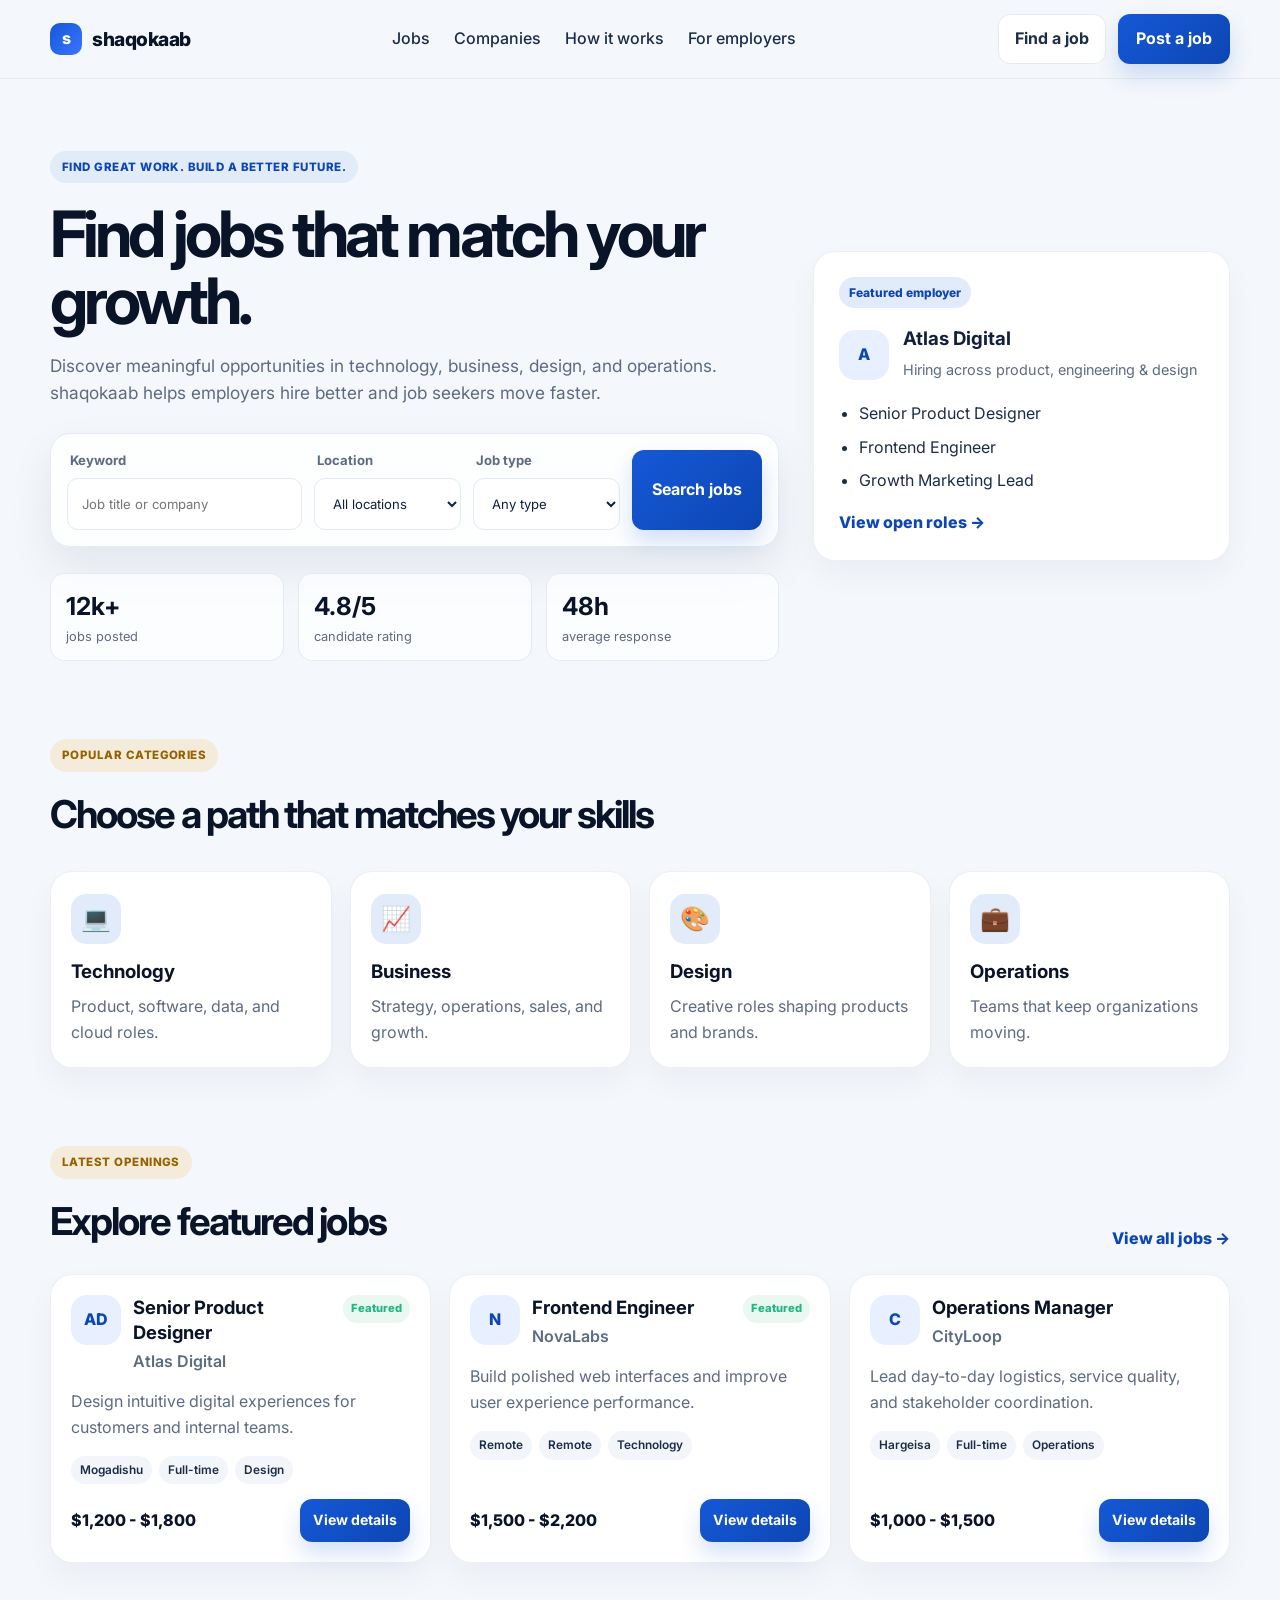
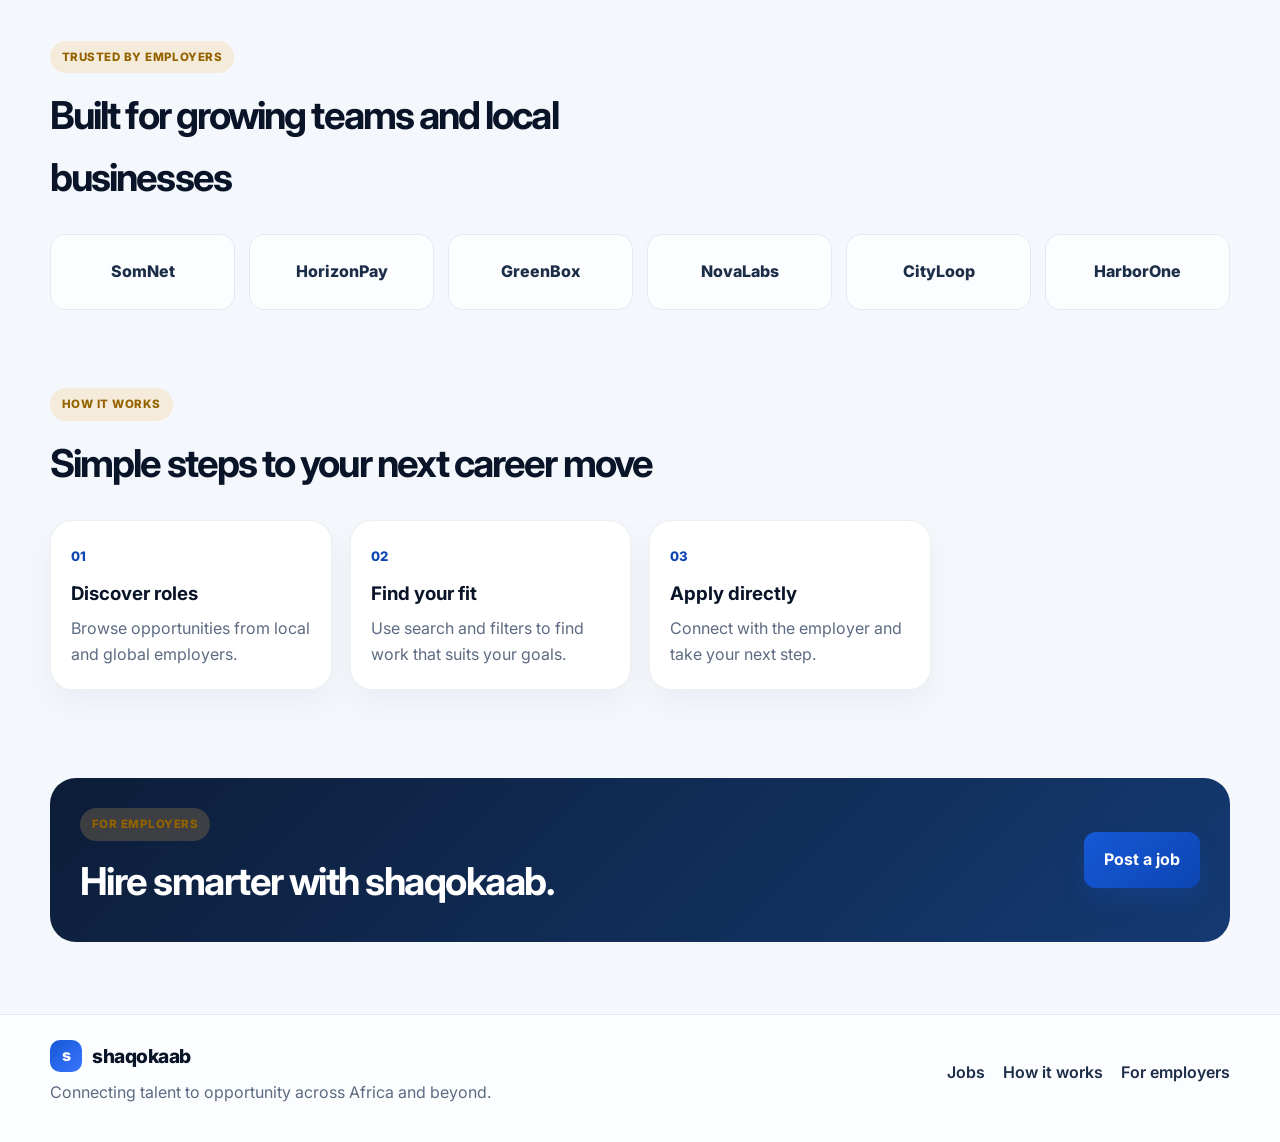
<file: index.html>
<!DOCTYPE html>
<html lang="en">
<head>
  <meta charset="UTF-8" />
  <meta name="viewport" content="width=device-width, initial-scale=1.0" />
  <meta name="description" content="Discover jobs and career opportunities with shaqokaab." />
  <title>shaqokaab | Jobs & Careers</title>
  <link rel="preconnect" href="https://fonts.googleapis.com" />
  <link rel="preconnect" href="https://fonts.gstatic.com" crossorigin />
  <link href="https://fonts.googleapis.com/css2?family=Inter:wght@400;500;600;700;800&display=swap" rel="stylesheet" />
  <link rel="stylesheet" href="styles.css" />
</head>
<body data-page="home">
  <header class="site-header"><div class="container nav-wrap">
    <a href="index.html" class="brand"><span class="brand-mark">s</span><span class="brand-text">shaqokaab</span></a>
    <nav class="main-nav"><a href="jobs.html">Jobs</a><a href="#companies">Companies</a><a href="#features">How it works</a><a href="employer.html">For employers</a></nav>
    <div class="nav-actions"><a href="jobs.html" class="link-btn">Find a job</a><a href="employer.html" class="primary-btn">Post a job</a></div>
  </div></header>
  <main>
    <section class="hero"><div class="container hero-grid">
      <div class="hero-copy"><span class="eyebrow">Find great work. Build a better future.</span><h1>Find jobs that match your growth.</h1>
        <p>Discover meaningful opportunities in technology, business, design, and operations. shaqokaab helps employers hire better and job seekers move faster.</p>
        <form class="search-panel" id="searchForm">
          <label class="input-wrap"><span>Keyword</span><input id="keywordInput" type="search" placeholder="Job title or company" /></label>
          <label class="input-wrap"><span>Location</span><select id="locationFilter"><option value="all">All locations</option><option>Mogadishu</option><option>Hargeisa</option><option>Nairobi</option><option>Remote</option></select></label>
          <label class="input-wrap"><span>Job type</span><select id="typeFilter"><option value="all">Any type</option><option>Full-time</option><option>Contract</option><option>Part-time</option><option>Remote</option></select></label>
          <button class="search-btn" type="submit">Search jobs</button>
        </form>
        <div class="hero-stats"><div><strong>12k+</strong><span>jobs posted</span></div><div><strong>4.8/5</strong><span>candidate rating</span></div><div><strong>48h</strong><span>average response</span></div></div>
      </div>
      <aside class="panel-card feature-card"><span class="mini-tag">Featured employer</span><div class="company-row"><div class="company-badge">A</div><div><h3>Atlas Digital</h3><p>Hiring across product, engineering & design</p></div></div><ul><li>Senior Product Designer</li><li>Frontend Engineer</li><li>Growth Marketing Lead</li></ul><a href="jobs.html" class="text-link">View open roles →</a></aside>
    </div></section>
    <section class="categories" id="features"><div class="container"><div class="section-heading"><span class="eyebrow accent">Popular categories</span><h2>Choose a path that matches your skills</h2></div><div class="category-grid">
      <article class="category-card"><div class="icon">💻</div><h3>Technology</h3><p>Product, software, data, and cloud roles.</p></article><article class="category-card"><div class="icon">📈</div><h3>Business</h3><p>Strategy, operations, sales, and growth.</p></article><article class="category-card"><div class="icon">🎨</div><h3>Design</h3><p>Creative roles shaping products and brands.</p></article><article class="category-card"><div class="icon">💼</div><h3>Operations</h3><p>Teams that keep organizations moving.</p></article>
    </div></div></section>
    <section class="jobs" id="jobs"><div class="container"><div class="jobs-header"><div><span class="eyebrow accent">Latest openings</span><h2>Explore featured jobs</h2></div><a href="jobs.html" class="view-all-link">View all jobs →</a></div><div class="jobs-grid" id="jobList" aria-live="polite"></div></div></section>
    <section class="companies" id="companies"><div class="container"><div class="section-heading narrow"><span class="eyebrow accent">Trusted by employers</span><h2>Built for growing teams and local businesses</h2></div><div class="logo-strip"><span>SomNet</span><span>HorizonPay</span><span>GreenBox</span><span>NovaLabs</span><span>CityLoop</span><span>HarborOne</span></div></div></section>
    <section class="process"><div class="container"><div class="section-heading narrow"><span class="eyebrow accent">How it works</span><h2>Simple steps to your next career move</h2></div><div class="process-grid"><article class="process-card"><span class="step-number">01</span><h3>Discover roles</h3><p>Browse opportunities from local and global employers.</p></article><article class="process-card"><span class="step-number">02</span><h3>Find your fit</h3><p>Use search and filters to find work that suits your goals.</p></article><article class="process-card"><span class="step-number">03</span><h3>Apply directly</h3><p>Connect with the employer and take your next step.</p></article></div></div></section>
    <section class="cta-section"><div class="container cta-card"><div><span class="eyebrow accent">For employers</span><h2>Hire smarter with shaqokaab.</h2></div><a href="employer.html" class="primary-btn large">Post a job</a></div></section>
  </main>
  <footer class="site-footer"><div class="container footer-wrap"><div><a href="index.html" class="brand footer-brand"><span class="brand-mark">s</span><span class="brand-text">shaqokaab</span></a><p>Connecting talent to opportunity across Africa and beyond.</p></div><div class="footer-links"><a href="jobs.html">Jobs</a><a href="#features">How it works</a><a href="employer.html">For employers</a></div></div></footer>
  <script src="script.js"></script>
</body>
</html>
</file>
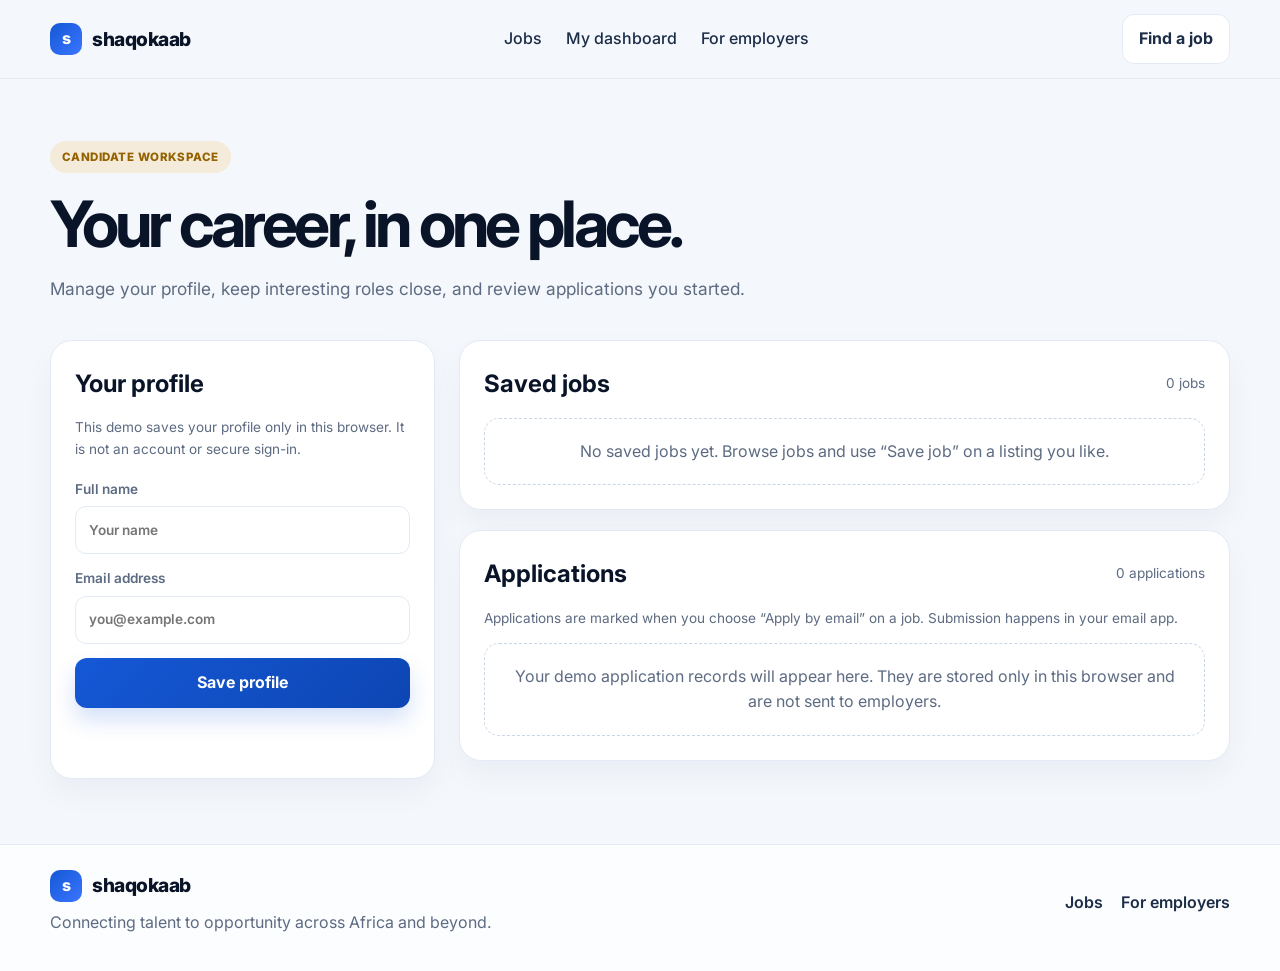
<file: candidate.html>
<!DOCTYPE html>
<html lang="en">
<head>
  <meta charset="UTF-8" />
  <meta name="viewport" content="width=device-width, initial-scale=1.0" />
  <meta name="description" content="Manage your shaqokaab job seeker profile, saved jobs, and application tracker." />
  <title>My career dashboard | shaqokaab</title>
  <link rel="preconnect" href="https://fonts.googleapis.com" />
  <link rel="preconnect" href="https://fonts.gstatic.com" crossorigin />
  <link href="https://fonts.googleapis.com/css2?family=Inter:wght@400;500;600;700;800&display=swap" rel="stylesheet" />
  <link rel="stylesheet" href="styles.css" />
  <style>
    .candidate-layout{display:grid;grid-template-columns:minmax(260px,.75fr) minmax(0,1.5fr);gap:24px;align-items:start}
    .candidate-panel{padding:24px;background:#fff;border:1px solid #e4eaf5;border-radius:22px;box-shadow:0 14px 30px rgba(17,33,61,.045)}
    .candidate-panel h2{margin:0 0 8px;color:#0a1428}.candidate-panel>p{color:#5d6b82}
    .candidate-form{display:grid;gap:14px;margin-top:18px}.candidate-form label{display:grid;gap:6px;color:#5d6b82;font-size:.85rem;font-weight:600}.candidate-form input{min-height:48px;padding:11px 13px;border:1px solid #e4eaf5;border-radius:11px;font:inherit;color:#11213d}
    .candidate-columns{display:grid;gap:20px}.candidate-section-heading{display:flex;justify-content:space-between;align-items:center;gap:12px;margin-bottom:14px}.candidate-section-heading h2{margin:0}.candidate-list{display:grid;gap:12px}.candidate-item{display:flex;justify-content:space-between;align-items:center;gap:16px;padding:16px;border:1px solid #e4eaf5;border-radius:15px}.candidate-item h3{margin:0;color:#0a1428;font-size:1rem}.candidate-item p{margin:4px 0 0;color:#5d6b82;font-size:.88rem}.candidate-item-actions{display:flex;align-items:center;gap:8px;flex-wrap:wrap}.candidate-status{padding:5px 9px;border-radius:99px;background:#eaf8f1;color:#087d58;font-size:.75rem;font-weight:700}.candidate-empty{padding:20px;text-align:center;border:1px dashed #cbd6e5;border-radius:15px;color:#5d6b82}.candidate-note{color:#5d6b82;font-size:.85rem}.candidate-remove{border:1px solid #e4eaf5;background:#fff;color:#1c2d48;border-radius:9px;padding:8px 10px;font-weight:700;cursor:pointer}
    @media(max-width:760px){.candidate-layout{grid-template-columns:1fr}.candidate-item{align-items:flex-start;flex-direction:column}}
  </style>
</head>
<body data-page="candidate">
  <header class="site-header"><div class="container nav-wrap">
    <a href="index.html" class="brand"><span class="brand-mark">s</span><span class="brand-text">shaqokaab</span></a>
    <nav class="main-nav"><a href="jobs.html">Jobs</a><a href="candidate.html">My dashboard</a><a href="employer.html">For employers</a></nav>
    <div class="nav-actions"><a href="jobs.html" class="link-btn">Find a job</a></div>
  </div></header>
  <main class="page-shell">
    <section class="board-hero"><div class="container board-hero-inner"><div><span class="eyebrow accent">Candidate workspace</span><h1>Your career, in one place.</h1><p class="lead">Manage your profile, keep interesting roles close, and review applications you started.</p></div></div></section>
    <section class="container candidate-layout">
      <section class="candidate-panel"><h2>Your profile</h2><p class="candidate-note">This demo saves your profile only in this browser. It is not an account or secure sign-in.</p>
        <form class="candidate-form" id="candidateProfileForm">
          <label>Full name<input name="name" autocomplete="name" required maxlength="100" placeholder="Your name" /></label>
          <label>Email address<input name="email" type="email" autocomplete="email" required maxlength="160" placeholder="you@example.com" /></label>
          <button class="primary-btn" type="submit">Save profile</button>
          <p id="candidateMessage" class="form-message" role="status" aria-live="polite"></p>
        </form>
      </section>
      <div class="candidate-columns">
        <section class="candidate-panel"><div class="candidate-section-heading"><h2>Saved jobs</h2><span id="savedCount" class="candidate-note">0 jobs</span></div><div id="savedJobs" class="candidate-list" aria-live="polite"></div></section>
        <section class="candidate-panel"><div class="candidate-section-heading"><h2>Applications</h2><span id="applicationCount" class="candidate-note">0 applications</span></div><p class="candidate-note">Applications are marked when you choose “Apply by email” on a job. Submission happens in your email app.</p><div id="candidateApplications" class="candidate-list" aria-live="polite"></div></section>
      </div>
    </section>
  </main>
  <footer class="site-footer"><div class="container footer-wrap"><div><a href="index.html" class="brand footer-brand"><span class="brand-mark">s</span><span class="brand-text">shaqokaab</span></a><p>Connecting talent to opportunity across Africa and beyond.</p></div><div class="footer-links"><a href="jobs.html">Jobs</a><a href="employer.html">For employers</a></div></div></footer>
  <script src="script.js"></script>
  <script src="candidate.js"></script>
</body>
</html>
</file>
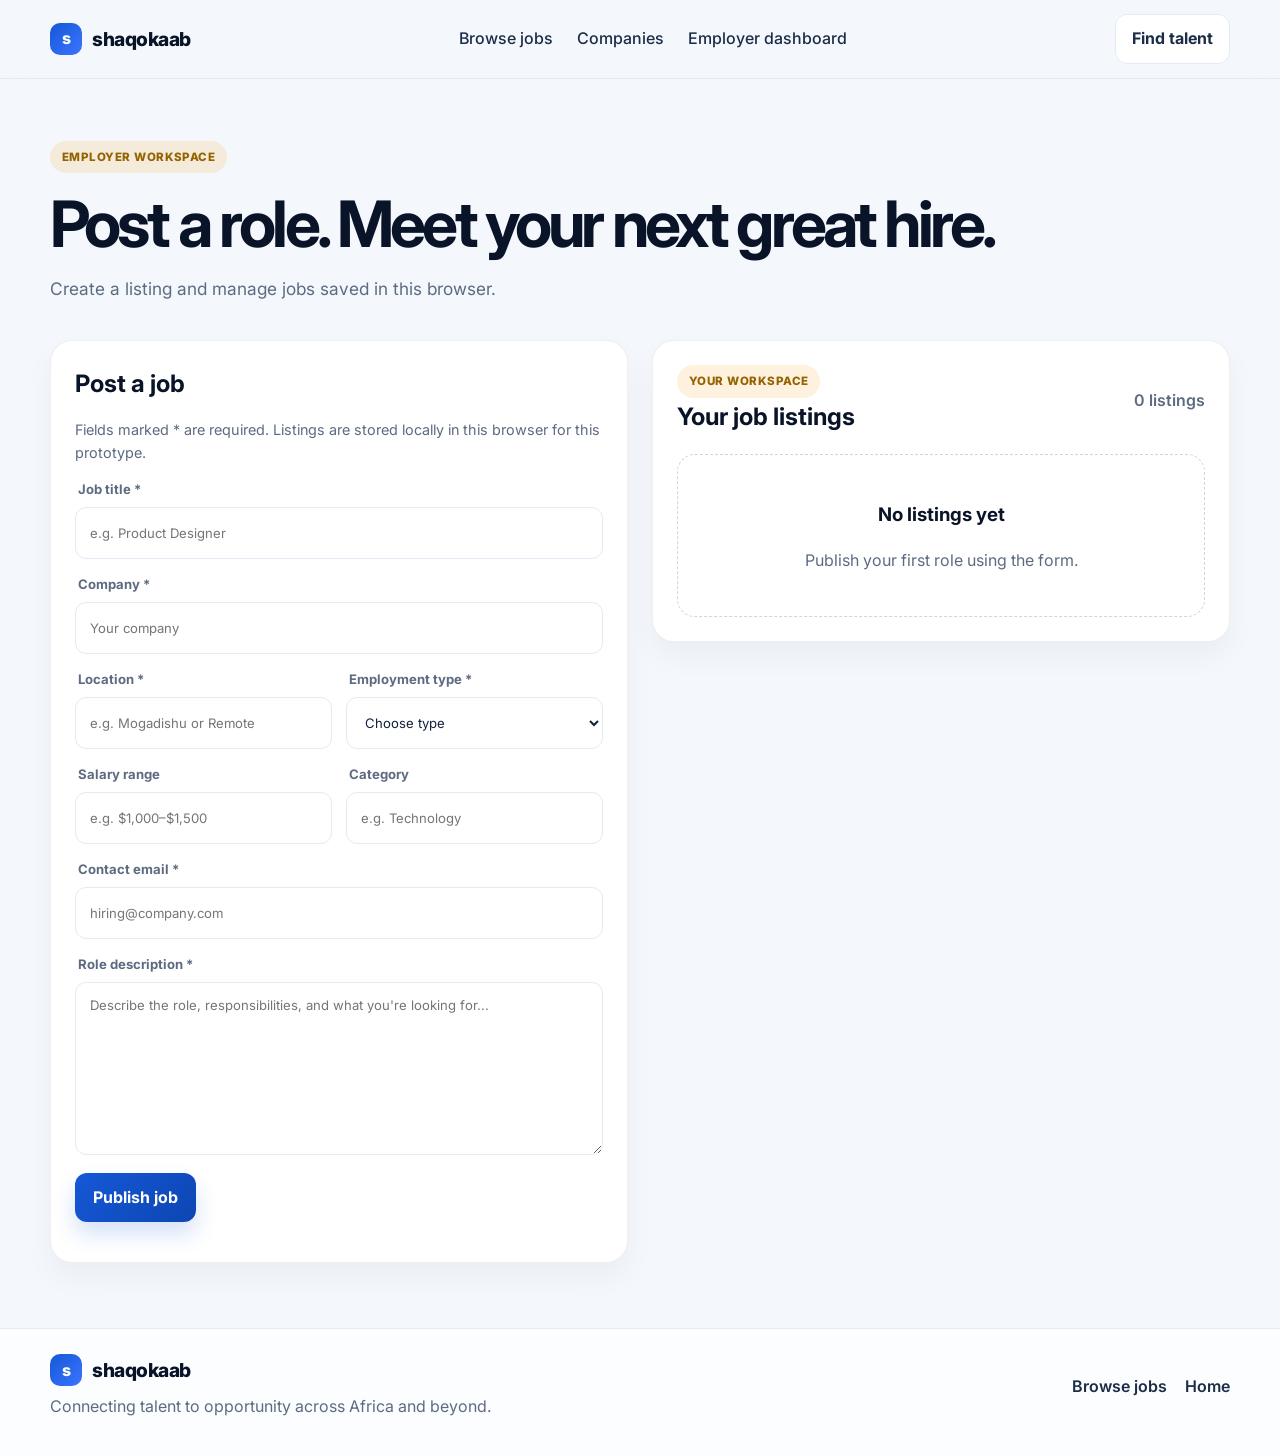
<file: employer.html>
<!DOCTYPE html>
<html lang="en">
<head>
  <meta charset="UTF-8" /><meta name="viewport" content="width=device-width, initial-scale=1.0" />
  <meta name="description" content="Post and manage job listings on shaqokaab." /><title>Employer dashboard | shaqokaab</title>
  <link rel="preconnect" href="https://fonts.googleapis.com" /><link rel="preconnect" href="https://fonts.gstatic.com" crossorigin />
  <link href="https://fonts.googleapis.com/css2?family=Inter:wght@400;500;600;700;800&display=swap" rel="stylesheet" /><link rel="stylesheet" href="styles.css" />
</head>
<body data-page="employer">
  <header class="site-header"><div class="container nav-wrap"><a href="index.html" class="brand"><span class="brand-mark">s</span><span class="brand-text">shaqokaab</span></a><nav class="main-nav"><a href="jobs.html">Browse jobs</a><a href="index.html#companies">Companies</a><a href="employer.html">Employer dashboard</a></nav><div class="nav-actions"><a href="jobs.html" class="link-btn">Find talent</a></div></div></header>
  <main class="page-shell"><section class="board-hero"><div class="container board-hero-inner"><div><span class="eyebrow accent">Employer workspace</span><h1>Post a role. Meet your next great hire.</h1><p class="lead">Create a listing and manage jobs saved in this browser.</p></div></div></section>
    <section class="container employer-layout"><form id="jobForm" class="form-panel"><h2>Post a job</h2><p class="form-note">Fields marked * are required. Listings are stored locally in this browser for this prototype.</p>
      <label class="input-wrap"><span>Job title *</span><input name="title" required maxlength="100" placeholder="e.g. Product Designer" /></label>
      <label class="input-wrap"><span>Company *</span><input name="company" required maxlength="100" placeholder="Your company" /></label>
      <div class="form-grid"><label class="input-wrap"><span>Location *</span><input name="location" required maxlength="80" placeholder="e.g. Mogadishu or Remote" /></label><label class="input-wrap"><span>Employment type *</span><select name="type" required><option value="">Choose type</option><option>Full-time</option><option>Part-time</option><option>Contract</option><option>Remote</option></select></label></div>
      <div class="form-grid"><label class="input-wrap"><span>Salary range</span><input name="salary" maxlength="60" placeholder="e.g. $1,000–$1,500" /></label><label class="input-wrap"><span>Category</span><input name="category" maxlength="60" placeholder="e.g. Technology" /></label></div>
      <label class="input-wrap"><span>Contact email *</span><input name="email" type="email" required maxlength="160" placeholder="hiring@company.com" /></label>
      <label class="input-wrap"><span>Role description *</span><textarea name="description" required maxlength="4000" rows="7" placeholder="Describe the role, responsibilities, and what you're looking for..."></textarea></label>
      <button class="primary-btn form-submit" type="submit">Publish job</button><p id="formMessage" class="form-message" role="status" aria-live="polite"></p>
    </form>
    <section class="dashboard-panel"><div class="results-header"><div><span class="eyebrow accent">Your workspace</span><h2>Your job listings</h2></div><span id="employerJobCount">0 listings</span></div><div id="employerJobs" class="employer-jobs" aria-live="polite"></div></section></section>
  </main>
  <footer class="site-footer"><div class="container footer-wrap"><div><a href="index.html" class="brand footer-brand"><span class="brand-mark">s</span><span class="brand-text">shaqokaab</span></a><p>Connecting talent to opportunity across Africa and beyond.</p></div><div class="footer-links"><a href="jobs.html">Browse jobs</a><a href="index.html">Home</a></div></div></footer>
  <script src="script.js"></script>
</body>
</html>
</file>
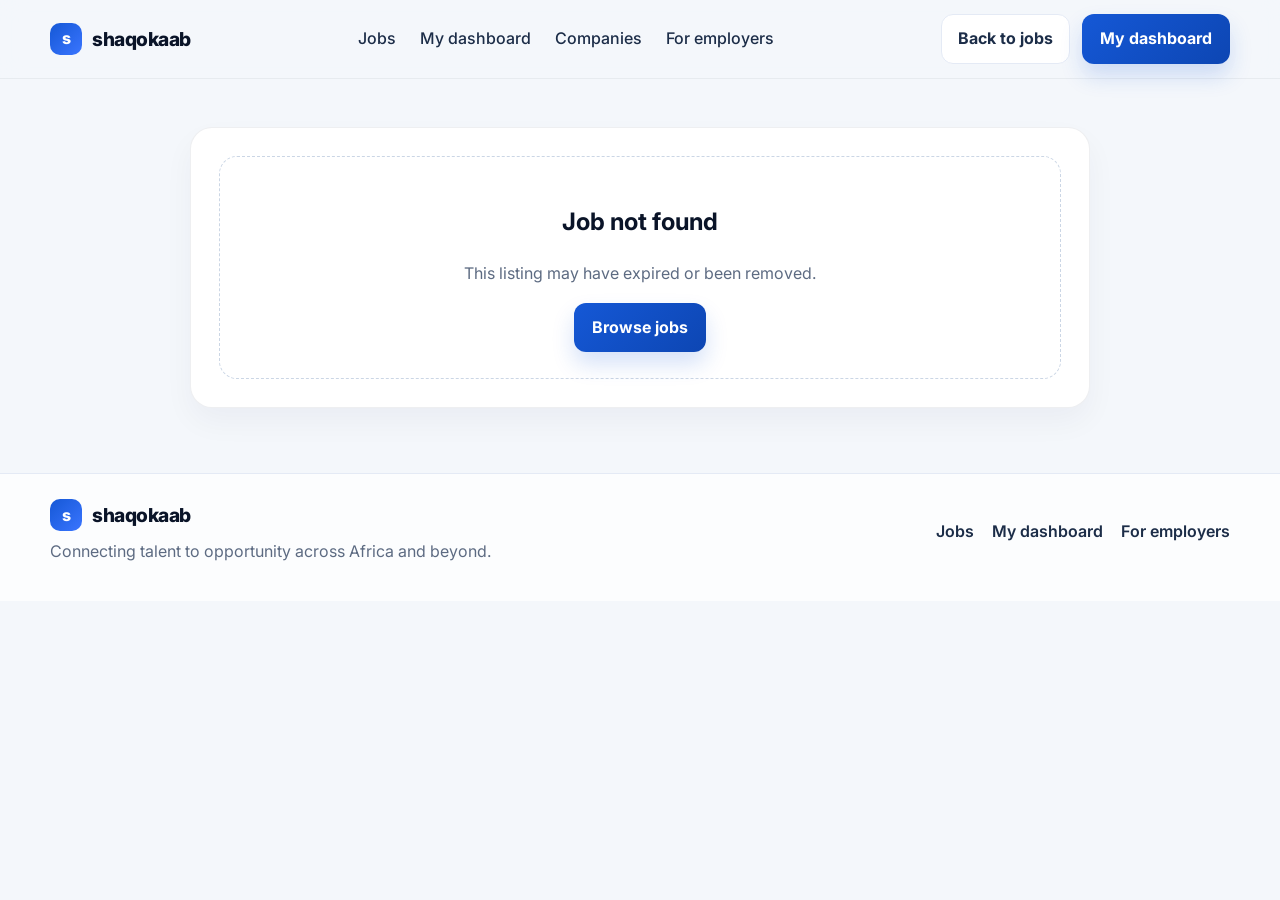
<file: job.html>
<!DOCTYPE html>
<html lang="en">
<head>
  <meta charset="UTF-8" />
  <meta name="viewport" content="width=device-width, initial-scale=1.0" />
  <meta name="description" content="Detailed view of a shaqokaab job listing." />
  <title>Job Details | shaqokaab</title>
  <link rel="preconnect" href="https://fonts.googleapis.com" /><link rel="preconnect" href="https://fonts.gstatic.com" crossorigin />
  <link href="https://fonts.googleapis.com/css2?family=Inter:wght@400;500;600;700;800&display=swap" rel="stylesheet" /><link rel="stylesheet" href="styles.css" />
  <style>
    .application-dialog{width:min(560px,calc(100% - 28px));max-width:none;padding:0;border:0;border-radius:20px;box-shadow:0 24px 80px rgba(10,20,40,.28)}
    .application-dialog::backdrop{background:rgba(10,20,40,.58);backdrop-filter:blur(3px)}
    .application-dialog-card{position:relative;display:grid;gap:14px;padding:26px;background:#fff}
    .application-dialog-card h2{margin:0;color:#0a1428;letter-spacing:-.03em}
    .application-dialog-card .application-disclaimer,.application-feedback{margin:0;color:#5d6b82;font-size:.88rem}
    .dialog-close{position:absolute;top:14px;right:14px;width:36px;height:36px;border:1px solid #e4eaf5;border-radius:50%;background:#fff;font-size:1.35rem;cursor:pointer}
    .application-dialog .form-submit{justify-self:start;cursor:pointer}
    .application-dialog .form-submit:disabled{opacity:.7;cursor:default}
  </style>
</head>
<body data-page="job-detail">
  <header class="site-header"><div class="container nav-wrap">
    <a href="index.html" class="brand"><span class="brand-mark">s</span><span class="brand-text">shaqokaab</span></a>
    <nav class="main-nav"><a href="jobs.html">Jobs</a><a href="candidate.html">My dashboard</a><a href="index.html#companies">Companies</a><a href="employer.html">For employers</a></nav>
    <div class="nav-actions"><a href="jobs.html" class="link-btn">Back to jobs</a><a href="candidate.html" class="primary-btn">My dashboard</a></div>
  </div></header>
  <main class="page-shell detail-shell"><div class="container detail-layout"><article id="jobDetail" class="detail-panel" aria-live="polite"></article></div></main>
  <footer class="site-footer"><div class="container footer-wrap"><div><a href="index.html" class="brand footer-brand"><span class="brand-mark">s</span><span class="brand-text">shaqokaab</span></a><p>Connecting talent to opportunity across Africa and beyond.</p></div><div class="footer-links"><a href="jobs.html">Jobs</a><a href="candidate.html">My dashboard</a><a href="employer.html">For employers</a></div></div></footer>
  <script src="script.js"></script><script src="candidate.js"></script><script src="application.js"></script>
</body>
</html>
</file>
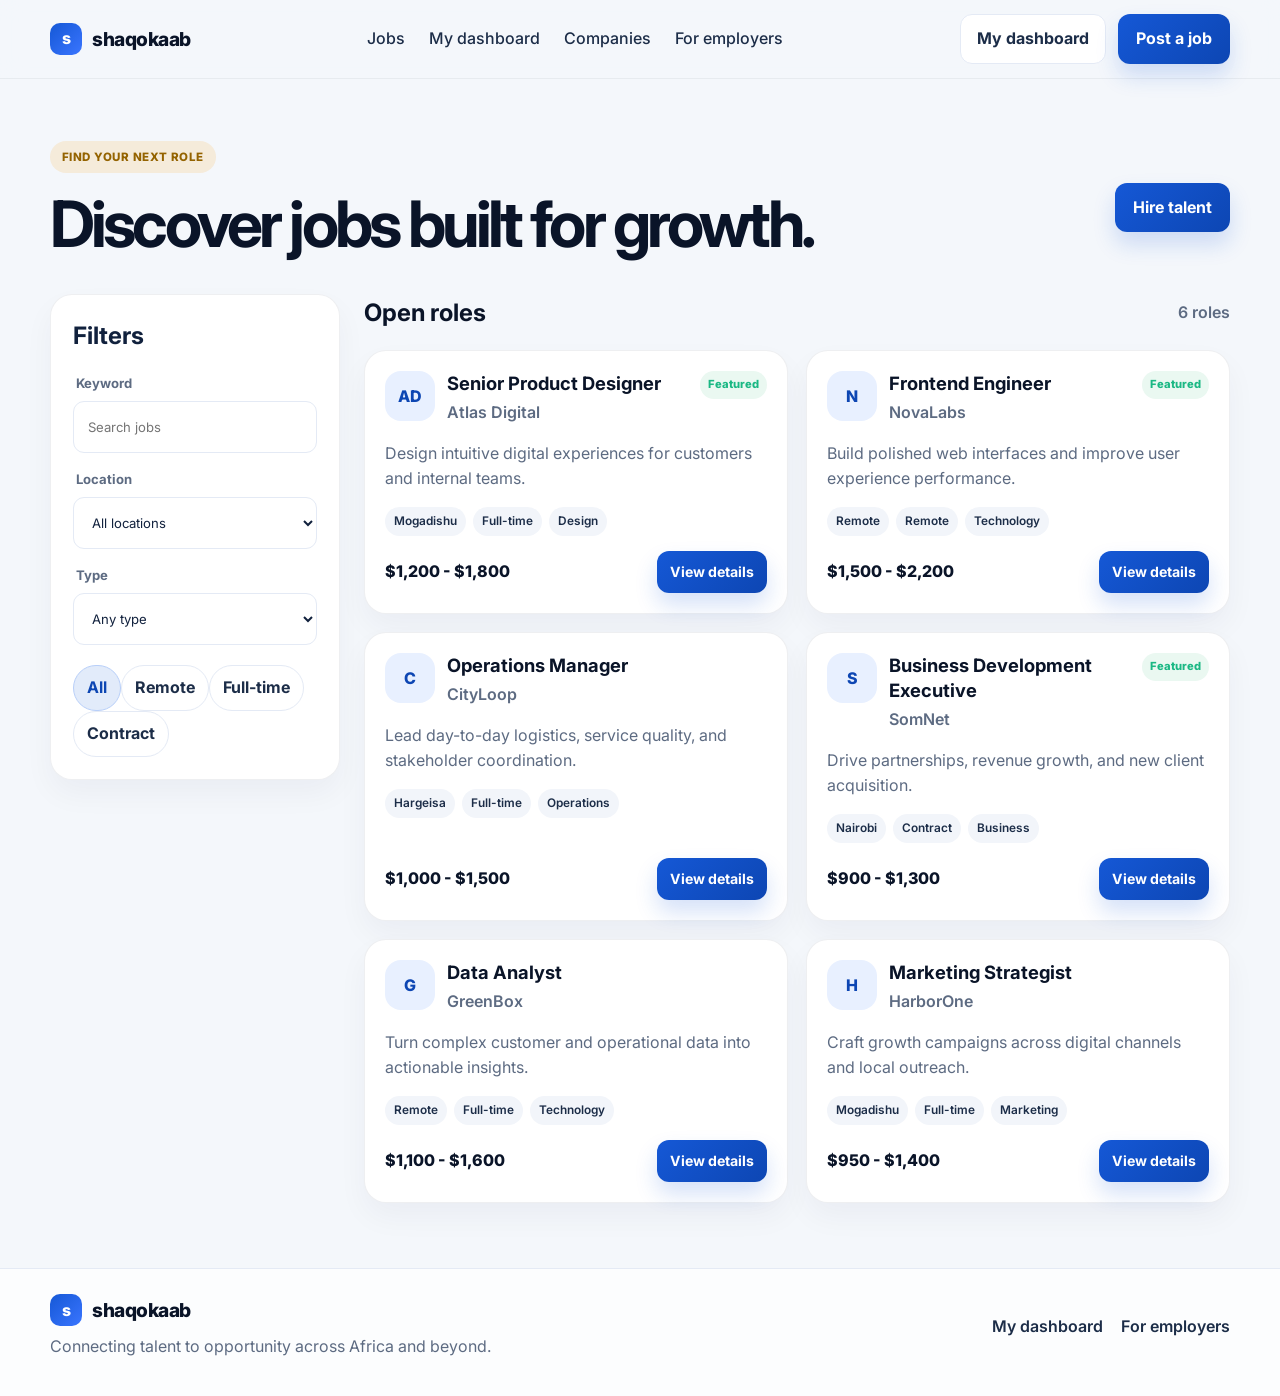
<file: jobs.html>
<!DOCTYPE html>
<html lang="en">
<head>
  <meta charset="UTF-8" /><meta name="viewport" content="width=device-width, initial-scale=1.0" />
  <meta name="description" content="Browse open positions and opportunities on shaqokaab." /><title>Browse Jobs | shaqokaab</title>
  <link rel="preconnect" href="https://fonts.googleapis.com" /><link rel="preconnect" href="https://fonts.gstatic.com" crossorigin />
  <link href="https://fonts.googleapis.com/css2?family=Inter:wght@400;500;600;700;800&display=swap" rel="stylesheet" /><link rel="stylesheet" href="styles.css" />
</head>
<body data-page="jobs">
  <header class="site-header"><div class="container nav-wrap"><a href="index.html" class="brand"><span class="brand-mark">s</span><span class="brand-text">shaqokaab</span></a><nav class="main-nav"><a href="jobs.html">Jobs</a><a href="candidate.html">My dashboard</a><a href="index.html#companies">Companies</a><a href="employer.html">For employers</a></nav><div class="nav-actions"><a href="candidate.html" class="link-btn">My dashboard</a><a href="employer.html" class="primary-btn">Post a job</a></div></div></header>
  <main class="page-shell"><section class="board-hero"><div class="container board-hero-inner"><div><span class="eyebrow accent">Find your next role</span><h1>Discover jobs built for growth.</h1></div><a href="employer.html" class="primary-btn">Hire talent</a></div></section>
    <section class="job-board"><div class="container board-layout"><aside class="filters-panel"><h2>Filters</h2><label class="input-wrap"><span>Keyword</span><input id="keywordInput" type="search" placeholder="Search jobs" /></label><label class="input-wrap filter-group"><span>Location</span><select id="locationFilter"><option value="all">All locations</option><option>Mogadishu</option><option>Hargeisa</option><option>Nairobi</option><option>Remote</option></select></label><label class="input-wrap filter-group"><span>Type</span><select id="typeFilter"><option value="all">Any type</option><option>Full-time</option><option>Contract</option><option>Part-time</option><option>Remote</option></select></label><div class="chip-row large-row"><button class="chip active" data-filter="all">All</button><button class="chip" data-filter="remote">Remote</button><button class="chip" data-filter="full-time">Full-time</button><button class="chip" data-filter="contract">Contract</button></div></aside>
      <section class="results-panel"><div class="results-header"><h2>Open roles</h2><span id="resultCount">0 roles</span></div><div id="jobResults" class="jobs-grid board-jobs" aria-live="polite"></div></section></div></section></main>
  <footer class="site-footer"><div class="container footer-wrap"><div><a href="index.html" class="brand footer-brand"><span class="brand-mark">s</span><span class="brand-text">shaqokaab</span></a><p>Connecting talent to opportunity across Africa and beyond.</p></div><div class="footer-links"><a href="candidate.html">My dashboard</a><a href="employer.html">For employers</a></div></div></footer>
  <script src="script.js"></script>
</body>
</html>
</file>
<file: styles.css>
@import url('https://fonts.googleapis.com/css2?family=Inter:wght@400;500;600;700;800&display=swap');
:root{--bg:#f4f7fb;--panel:#fff;--navy-900:#0a1428;--navy-700:#1c2d48;--primary:#1558d6;--primary-strong:#0d46b3;--primary-soft:rgba(21,88,214,.12);--text:#11213d;--muted:#5d6b82;--line:#e4eaf5;--success:#1bb884;--shadow:0 20px 45px rgba(15,32,62,.08)}
*{box-sizing:border-box}html{scroll-behavior:smooth}body{margin:0;font-family:Inter,Arial,sans-serif;background:var(--bg);color:var(--text);line-height:1.6}a{color:inherit;text-decoration:none}button,input,select,textarea{font:inherit}.container{width:min(1180px,calc(100% - 32px));margin:0 auto}.site-header{position:sticky;top:0;z-index:10;background:rgba(244,247,251,.92);backdrop-filter:blur(12px);border-bottom:1px solid rgba(20,32,56,.06)}.nav-wrap{display:flex;align-items:center;justify-content:space-between;min-height:78px;gap:24px}.brand{display:inline-flex;align-items:center;gap:10px;font-weight:800;letter-spacing:-.03em;color:var(--navy-900)}.brand-mark{width:32px;height:32px;border-radius:10px;display:grid;place-items:center;color:#fff;background:linear-gradient(135deg,var(--primary),#3a75ff)}.brand-text{font-size:1.2rem}.main-nav,.nav-actions{display:flex;align-items:center;gap:24px}.main-nav{color:var(--navy-700);font-weight:500}.nav-actions{gap:12px}.primary-btn,.link-btn,.search-btn,.apply-btn,.secondary-btn{display:inline-flex;align-items:center;justify-content:center;border-radius:12px;font-weight:700;transition:transform .2s ease,box-shadow .2s ease}.primary-btn,.search-btn,.apply-btn{border:0;background:linear-gradient(135deg,var(--primary),var(--primary-strong));color:white;box-shadow:0 12px 22px rgba(21,88,214,.18)}.primary-btn{padding:12px 18px}.link-btn,.secondary-btn{padding:11px 16px;border:1px solid var(--line);background:#fff;color:var(--navy-700)}.search-btn{min-height:58px;padding:12px 20px;cursor:pointer}.primary-btn:hover,.search-btn:hover,.link-btn:hover,.apply-btn:hover,.secondary-btn:hover{transform:translateY(-1px)}.hero{padding:72px 0 48px}.hero-grid{display:grid;grid-template-columns:1.4fr .8fr;gap:34px;align-items:center}.eyebrow{display:inline-flex;padding:7px 12px;border-radius:99px;background:rgba(21,88,214,.08);color:var(--primary-strong);font-size:.72rem;font-weight:800;letter-spacing:.04em;text-transform:uppercase}.eyebrow.accent{background:rgba(247,185,85,.2);color:#946300}.hero-copy h1,.board-hero h1{margin:18px 0 16px;font-size:clamp(2.6rem,5vw,4.4rem);line-height:1.04;letter-spacing:-.06em;color:var(--navy-900)}.hero-copy>p,.lead{max-width:720px;color:var(--muted);font-size:1.08rem}.search-panel{display:grid;grid-template-columns:1.6fr 1fr 1fr auto;gap:12px;margin-top:26px;padding:16px;border:1px solid var(--line);border-radius:20px;background:#ffffffd9;box-shadow:var(--shadow)}.input-wrap{display:flex;flex-direction:column;gap:7px;color:var(--muted);font-size:.82rem}.input-wrap span{font-weight:700;padding-left:3px}.input-wrap input,.input-wrap select,.input-wrap textarea{width:100%;min-height:52px;padding:12px 14px;border:1px solid var(--line);border-radius:11px;background:#fff;color:var(--text)}.input-wrap textarea{resize:vertical}.input-wrap input:focus,.input-wrap select:focus,.input-wrap textarea:focus{outline:2px solid rgba(21,88,214,.2);border-color:var(--primary)}.hero-stats{display:grid;grid-template-columns:repeat(3,1fr);gap:14px;margin-top:26px}.hero-stats div{display:flex;flex-direction:column;padding:13px 15px;border:1px solid var(--line);border-radius:14px;background:#ffffffb8}.hero-stats strong{font-size:1.55rem;color:var(--navy-900)}.hero-stats span{font-size:.8rem;color:var(--muted)}.panel-card,.category-card,.process-card,.job-card,.filters-panel,.detail-panel,.form-panel,.dashboard-panel{background:var(--panel);border:1px solid rgba(17,33,61,.07);border-radius:22px;box-shadow:0 14px 30px rgba(17,33,61,.045)}.panel-card{padding:25px}.feature-card{position:relative;overflow:hidden}.mini-tag{display:inline-flex;margin-bottom:16px;padding:6px 10px;border-radius:99px;background:var(--primary-soft);color:var(--primary-strong);font-size:.75rem;font-weight:800}.company-row{display:flex;align-items:center;gap:14px}.company-badge,.company-pill{display:grid;place-items:center;flex:none;width:50px;height:50px;border-radius:16px;background:#e8f0ff;color:var(--primary-strong);font-weight:800}.company-row h3{margin:0}.company-row p{margin:4px 0;color:var(--muted);font-size:.9rem}.feature-card ul{padding-left:20px;color:var(--navy-700)}.feature-card li+li{margin-top:8px}.text-link,.view-all-link{color:var(--primary-strong);font-weight:800}.categories,.jobs,.companies,.process{padding:30px 0 48px}.section-heading{margin-bottom:26px}.section-heading h2,.jobs-header h2{margin:12px 0 0;color:var(--navy-900);font-size:clamp(1.9rem,3vw,2.7rem);letter-spacing:-.05em}.narrow{max-width:650px}.category-grid,.process-grid{display:grid;grid-template-columns:repeat(4,minmax(0,1fr));gap:18px}.category-card,.process-card{padding:22px 20px}.category-card .icon{display:grid;place-items:center;width:50px;height:50px;margin-bottom:13px;border-radius:15px;background:var(--primary-soft);font-size:1.5rem}.category-card h3,.process-card h3{margin:0 0 7px;color:var(--navy-900)}.category-card p,.process-card p,.site-footer p{margin:0;color:var(--muted)}.jobs-header{display:flex;align-items:end;justify-content:space-between;gap:20px;margin-bottom:22px}.jobs-grid{display:grid;grid-template-columns:repeat(3,minmax(0,1fr));gap:18px}.job-card{display:flex;flex-direction:column;gap:15px;padding:20px;min-width:0}.job-top{display:flex;align-items:flex-start;gap:12px}.job-meta{flex:1;min-width:0}.job-meta h3{margin:0;font-size:1.15rem;line-height:1.35;color:var(--navy-900)}.company-name{display:block;margin-top:4px;color:var(--muted);font-weight:600}.badge{padding:5px 8px;border-radius:99px;background:#eaf8f1;color:var(--success);font-size:.7rem;font-weight:800}.job-card>p{margin:0;color:var(--muted)}.job-tags{display:flex;flex-wrap:wrap;gap:7px}.job-tags span{padding:5px 9px;border-radius:99px;background:#f2f5fa;color:var(--navy-700);font-size:.74rem;font-weight:600}.job-footer{display:flex;justify-content:space-between;align-items:center;gap:12px;margin-top:auto}.salary{font-weight:800;color:var(--navy-900)}.apply-btn{padding:10px 13px;font-size:.88rem}.logo-strip{display:grid;grid-template-columns:repeat(6,1fr);gap:14px}.logo-strip span{display:grid;place-items:center;min-height:76px;border:1px solid var(--line);border-radius:15px;background:#ffffffb8;color:var(--navy-700);font-weight:800}.step-number{display:inline-flex;margin-bottom:12px;color:var(--primary-strong);font-weight:800;font-size:.82rem}.cta-section{padding:40px 0 72px}.cta-card{display:flex;align-items:center;justify-content:space-between;gap:20px;padding:30px;border-radius:26px;background:linear-gradient(135deg,#0d1d38,#143a72);color:#fff}.cta-card h2{margin:10px 0 0;font-size:clamp(1.8rem,3vw,2.6rem);letter-spacing:-.04em}.large{padding:15px 20px}.site-footer{padding:25px 0 36px;border-top:1px solid var(--line);background:#ffffffb8}.footer-wrap{display:flex;align-items:center;justify-content:space-between;gap:20px}.footer-brand{margin-bottom:8px}.footer-links{display:flex;gap:18px;color:var(--navy-700);font-weight:600}.page-shell{padding:32px 0 65px}.board-hero{padding:30px 0 20px}.board-hero-inner{display:flex;align-items:center;justify-content:space-between;gap:20px}.board-layout{display:grid;grid-template-columns:290px minmax(0,1fr);gap:24px;align-items:start}.filters-panel{padding:22px;position:sticky;top:100px}.filters-panel h2{margin:0 0 18px}.filter-group{margin-top:16px}.large-row{margin-top:20px;gap:8px}.chip{padding:9px 13px;border:1px solid var(--line);border-radius:99px;background:#fff;color:var(--navy-700);font-weight:700;cursor:pointer}.chip.active{background:var(--primary-soft);border-color:#b8cff9;color:var(--primary-strong)}.results-header{display:flex;justify-content:space-between;align-items:center;gap:16px;margin-bottom:18px}.results-header h2{margin:0;color:var(--navy-900)}.results-header>span{color:var(--muted);font-weight:600}.board-jobs{grid-template-columns:repeat(2,minmax(0,1fr))}.empty-state{grid-column:1/-1;padding:26px;border:1px dashed #cbd6e5;border-radius:18px;text-align:center;color:var(--muted)}.empty-state h2,.empty-state h3{color:var(--navy-900)}.employer-layout{display:grid;grid-template-columns:minmax(0,1fr) minmax(0,1fr);gap:24px;align-items:start}.form-panel,.dashboard-panel{padding:24px}.form-panel h2,.dashboard-panel h2{margin:0;color:var(--navy-900)}.form-note{color:var(--muted);font-size:.9rem}.form-panel>.input-wrap,.form-grid{margin-top:15px}.form-grid{display:grid;grid-template-columns:1fr 1fr;gap:14px}.form-submit{margin-top:18px;cursor:pointer}.form-message{color:#087d58;font-weight:600}.employer-jobs{display:grid;gap:12px}.employer-job{display:flex;align-items:center;justify-content:space-between;gap:14px;padding:15px;border:1px solid var(--line);border-radius:15px}.employer-job h3{margin:0;color:var(--navy-900);font-size:1rem}.employer-job p{margin:4px 0 0;color:var(--muted);font-size:.86rem}.delete-job{padding:8px 11px;border:1px solid #f0caca;border-radius:9px;background:#fff5f5;color:#a42b2b;font-weight:700;cursor:pointer}.detail-shell{padding-top:48px}.detail-layout{display:flex;justify-content:center}.detail-panel{width:min(100%,900px);padding:28px}.detail-header,.detail-company{display:flex;align-items:center;justify-content:space-between;gap:16px}.detail-company{justify-content:flex-start}.detail-company h1{margin:0;color:var(--navy-900);font-size:clamp(1.8rem,3vw,2.4rem);letter-spacing:-.04em}.detail-company-name{margin:0;color:var(--muted)}.meta-grid{display:grid;grid-template-columns:repeat(4,1fr);gap:12px;margin:22px 0}.meta-box{padding:13px;border-radius:13px;background:#f7f9fd;border:1px solid var(--line)}.meta-box span{display:block;color:var(--muted);font-size:.72rem;font-weight:800;text-transform:uppercase}.meta-box strong{display:block;margin-top:5px}.detail-body{display:grid;grid-template-columns:minmax(0,2fr) 260px;gap:22px}.detail-copy h3,.side-card h3{margin:18px 0 8px;color:var(--navy-900)}.detail-copy p{color:var(--muted)}.side-card{padding:18px;border:1px solid var(--line);border-radius:16px;background:#f9fbff}.side-card .salary{display:block;margin:10px 0 16px}.side-card>*{width:100%;margin-bottom:8px}.apply-link{display:flex}.secondary-btn{cursor:pointer}
@media(max-width:980px){.hero-grid{grid-template-columns:1fr 1fr}.search-panel{grid-template-columns:1fr 1fr}.category-grid,.jobs-grid,.process-grid,.logo-strip{grid-template-columns:repeat(2,minmax(0,1fr))}.board-layout,.employer-layout{grid-template-columns:1fr}.filters-panel{position:static}.board-jobs{grid-template-columns:repeat(2,minmax(0,1fr))}}
@media(max-width:700px){.main-nav,.nav-actions{display:none}.hero-grid,.category-grid,.jobs-grid,.process-grid,.logo-strip,.search-panel,.hero-stats,.board-layout,.board-jobs,.employer-layout,.form-grid,.meta-grid,.detail-body{grid-template-columns:1fr}.hero{padding-top:42px}.jobs-header,.footer-wrap,.cta-card,.board-hero-inner,.detail-header{align-items:flex-start;flex-direction:column}.job-footer{align-items:flex-start;flex-direction:column}.detail-panel{padding:18px}.employer-job{align-items:flex-start;flex-direction:column}}
</file>
